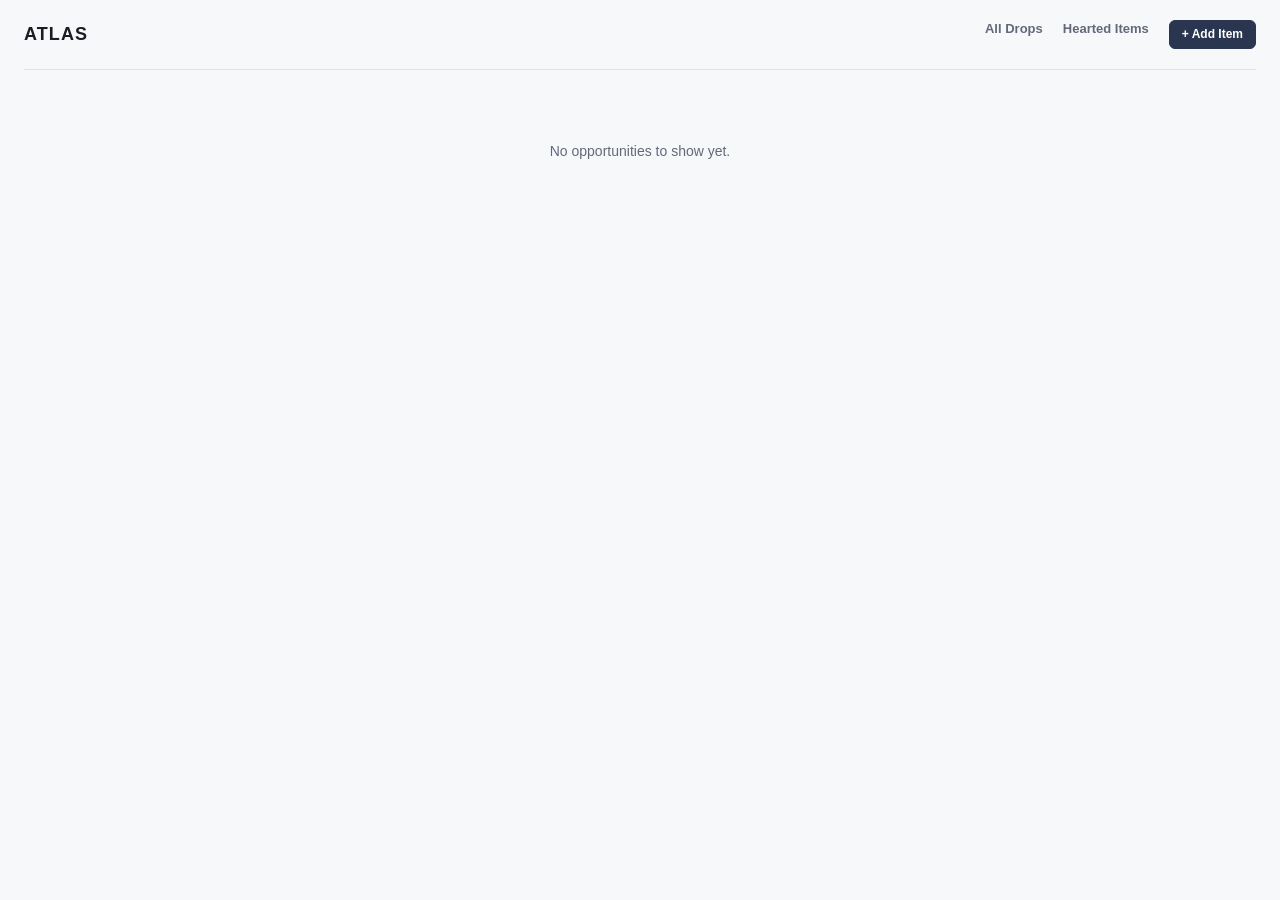
<file: dashboard/index.html>
<!DOCTYPE html>
<html lang="en">
<head>
  <meta charset="utf-8">
  <meta name="viewport" content="width=device-width, initial-scale=1">
  <title>Atlas Collector Dashboard</title>
  <link rel="stylesheet" href="styles.css">
</head>
<body>
  
  <div class="shell">
    <header class="page-header">
      <h1>ATLAS</h1>
      <nav aria-label="Primary">
        <a href="index.html">All Drops</a>
        <a href="hearted.html">Hearted Items</a>
        <button type="button" id="nav-add-item" data-action="add-item">+ Add Item</button>
      </nav>
    </header>
    <p class="empty-state">No opportunities to show yet.</p>
  </div>
  <div id="drawer" class="drawer" hidden aria-hidden="true">
    <div class="drawer-content" role="dialog" aria-modal="true">
      <button type="button" class="drawer-close" data-action="cancel-drawer" aria-label="Close">&times;</button>
      <div id="drawer-body"></div>
    </div>
  </div>
  <template id="manual-item-form-template">
    <form id="manual-item-form" class="drawer-form" aria-label="Add manual item">
      <h2>Add manual item</h2>
      <label for="mi-product-name">Product name</label>
      <input id="mi-product-name" name="product_name" type="text" required>

      <label for="mi-image-url">Product image URL</label>
      <input id="mi-image-url" name="image_url" type="url" placeholder="https://...">

      <label for="mi-product-link">Product link</label>
      <input id="mi-product-link" name="product_link" type="url" placeholder="https://...">

      <label for="mi-ebay-link">eBay sold link</label>
      <input id="mi-ebay-link" name="ebay_sold_link" type="url" placeholder="https://...">

      <label for="mi-msrp">MSRP</label>
      <input id="mi-msrp" name="msrp" type="number" step="0.01" min="0">

      <label for="mi-last-sold">Last sold price</label>
      <input id="mi-last-sold" name="last_sold_price" type="number" step="0.01" min="0">

      <label for="mi-market-strength">Market strength</label>
      <select id="mi-market-strength" name="market_strength">
        <option value="UNKNOWN">Unknown</option>
        <option value="STRONG">Strong</option>
        <option value="MEDIUM">Medium</option>
        <option value="WEAK">Weak</option>
      </select>

      <label for="mi-category">Category</label>
      <input id="mi-category" name="category" type="text">

      <label for="mi-priority">Priority</label>
      <select id="mi-priority" name="priority">
        <option value="">None</option>
        <option value="high">High</option>
        <option value="medium">Medium</option>
        <option value="low">Low</option>
      </select>

      <label for="mi-target-price">Target price</label>
      <input id="mi-target-price" name="target_price" type="number" step="0.01" min="0">

      <label for="mi-quantity">Quantity</label>
      <input id="mi-quantity" name="quantity" type="number" step="1" min="0">

      <label for="mi-tags">Tags (comma separated)</label>
      <input id="mi-tags" name="tags" type="text">

      <label for="mi-notes">My Notes</label>
      <textarea id="mi-notes" name="notes" rows="3"></textarea>

      <div class="form-actions">
        <button type="submit">Save item</button>
        <button type="button" data-action="cancel-drawer">Cancel</button>
      </div>
    </form></template>
  <script src="app.js"></script>
</body>
</html>
</file>
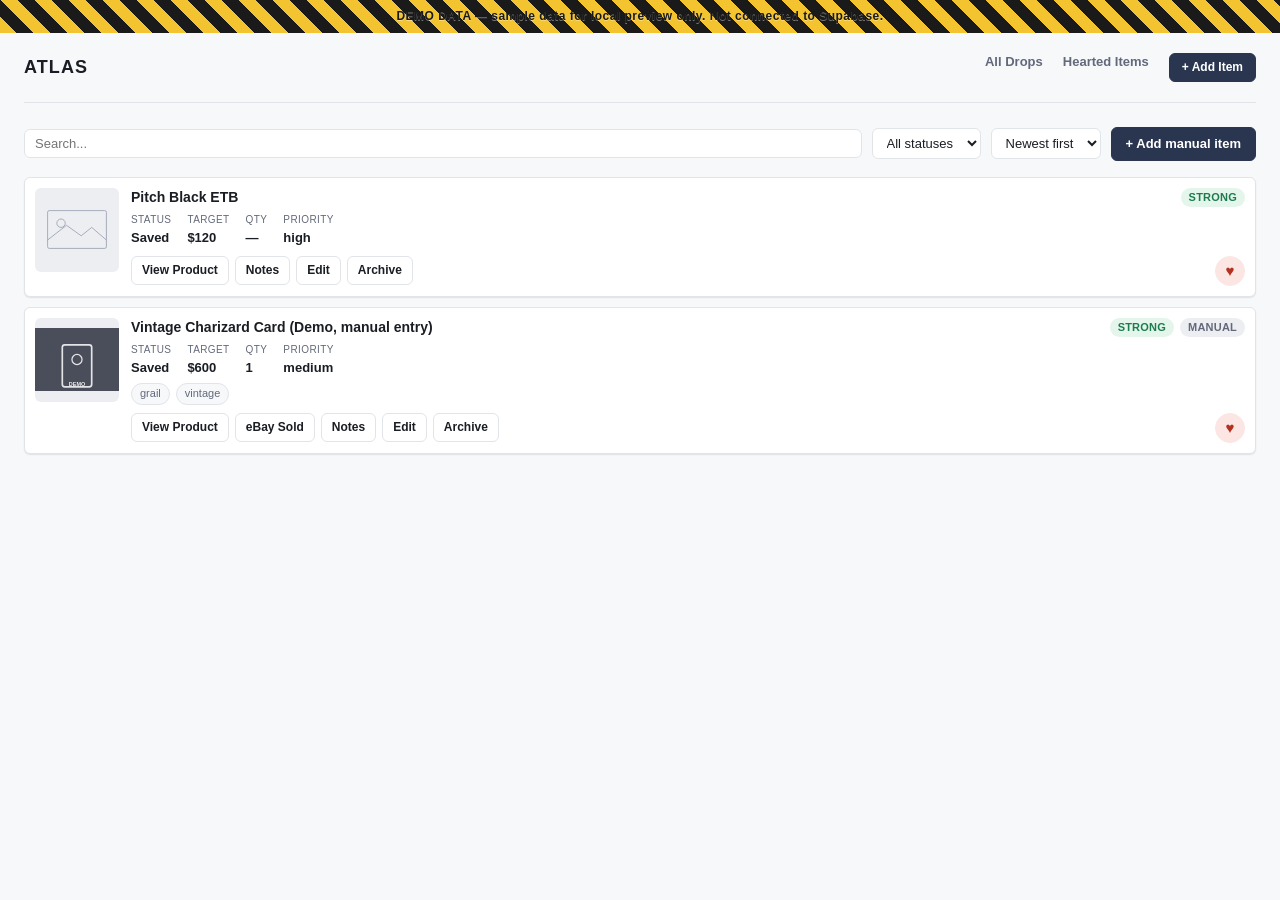
<file: dashboard/demo-hearted.html>
<!DOCTYPE html>
<html lang="en">
<head>
  <meta charset="utf-8">
  <meta name="viewport" content="width=device-width, initial-scale=1">
  <title>Hearted Items (Demo)</title>
  <link rel="stylesheet" href="styles.css">
</head>
<body>
  <div class="demo-banner" role="status">DEMO DATA — sample data for local preview only. Not connected to Supabase.</div>
  <div class="shell">
    <header class="page-header">
      <h1>ATLAS</h1>
      <nav aria-label="Primary">
        <a href="demo-index.html">All Drops</a>
        <a href="demo-hearted.html">Hearted Items</a>
        <button type="button" id="nav-add-item" data-action="add-item">+ Add Item</button>
      </nav>
    </header>
    
    <div class="hearted-controls">
      <label for="hi-search" class="sr-only">Search hearted items</label>
      <input id="hi-search" type="search" placeholder="Search...">

      <label for="hi-filter-status" class="sr-only">Filter by status</label>
      <select id="hi-filter-status">
        <option value="">All statuses</option>
        <option value="SAVED">Saved</option>
        <option value="APPROVED">Approved</option>
        <option value="DENIED">Denied</option>
        <option value="PURCHASED">Purchased</option>
        <option value="SOLD">Sold</option>
        <option value="ARCHIVED">Archived</option>
      </select>

      <label for="hi-sort" class="sr-only">Sort</label>
      <select id="hi-sort">
        <option value="hearted_at_desc">Newest first</option>
        <option value="hearted_at_asc">Oldest first</option>
        <option value="priority">Priority</option>
        <option value="name">Name</option>
      </select>

      <button type="button" id="hi-add-manual">+ Add manual item</button>
    </div><section class="hearted-list" aria-label="Hearted items">
    <article class="hearted-row" data-hearted-item-id="demo-hearted-1"
              data-status="SAVED" data-priority="high"
              data-category="" data-archived="false"
              data-is-manual="false"
              data-product-name="pitch black etb" data-hearted-at="2026-07-27T21:05:20.940464+00:00">
      <div class="hearted-row-image">
        <img src="assets/placeholder.svg" alt="No product image available" loading="lazy"
             class="placeholder">
      </div>
      <div class="hearted-row-body">
        <div class="hearted-row-header">
          <h3>Pitch Black ETB</h3>
          <div class="card-badges"><span class="badge badge--strong" role="status" aria-label="Market strength: Strong">STRONG</span></div>
        </div>
        <div class="hearted-row-stats">
          <span class="stat"><span class="stat-label">Status</span><span class="stat-value">Saved</span></span>
          <span class="stat"><span class="stat-label">Target</span><span class="stat-value">$120</span></span>
          <span class="stat"><span class="stat-label">Qty</span><span class="stat-value">—</span></span>
          <span class="stat"><span class="stat-label">Priority</span><span class="stat-value">high</span></span>
        </div>
        
        <div class="card-actions">
          <a class="action-link" href="https://example.com/demo/pitch-black-etb" target="_blank" rel="noopener noreferrer">View Product</a>
          <button type="button" class="action-btn" data-action="notes" data-hearted-item-id="demo-hearted-1">Notes</button>
          <button type="button" class="action-btn" data-action="edit-hearted" data-hearted-item-id="demo-hearted-1">Edit</button>
          <button type="button" class="action-btn" data-action="archive-hearted" data-hearted-item-id="demo-hearted-1">
            Archive
          </button>
          <button type="button" class="heart-btn heart-btn--hearted" data-action="unheart"
                  data-hearted-item-id="demo-hearted-1" aria-pressed="true"
                  aria-label="Remove from Hearted Items"><span aria-hidden="true">&#9829;</span></button>
        </div>
      </div>
    </article>
    <article class="hearted-row" data-hearted-item-id="demo-hearted-2"
              data-status="SAVED" data-priority="medium"
              data-category="Trading Card" data-archived="false"
              data-is-manual="true"
              data-product-name="vintage charizard card (demo, manual entry)" data-hearted-at="2026-07-27T02:05:20.940470+00:00">
      <div class="hearted-row-image">
        <img src="assets/demo/manual-entry.svg" alt="Vintage Charizard Card (Demo, manual entry)" loading="lazy"
             class="">
      </div>
      <div class="hearted-row-body">
        <div class="hearted-row-header">
          <h3>Vintage Charizard Card (Demo, manual entry)</h3>
          <div class="card-badges"><span class="badge badge--strong" role="status" aria-label="Market strength: Strong">STRONG</span><span class="badge badge--manual" role="status">Manual</span></div>
        </div>
        <div class="hearted-row-stats">
          <span class="stat"><span class="stat-label">Status</span><span class="stat-value">Saved</span></span>
          <span class="stat"><span class="stat-label">Target</span><span class="stat-value">$600</span></span>
          <span class="stat"><span class="stat-label">Qty</span><span class="stat-value">1</span></span>
          <span class="stat"><span class="stat-label">Priority</span><span class="stat-value">medium</span></span>
        </div>
        <ul class="demand-tags" aria-label="Tags"><li class="tag">grail</li><li class="tag">vintage</li></ul>
        <div class="card-actions">
          <a class="action-link" href="https://example.com/demo/vintage-charizard" target="_blank" rel="noopener noreferrer">View Product</a><a class="action-link" href="https://example.com/demo/ebay-sold/vintage-charizard" target="_blank" rel="noopener noreferrer">eBay Sold</a>
          <button type="button" class="action-btn" data-action="notes" data-hearted-item-id="demo-hearted-2">Notes</button>
          <button type="button" class="action-btn" data-action="edit-hearted" data-hearted-item-id="demo-hearted-2">Edit</button>
          <button type="button" class="action-btn" data-action="archive-hearted" data-hearted-item-id="demo-hearted-2">
            Archive
          </button>
          <button type="button" class="heart-btn heart-btn--hearted" data-action="unheart"
                  data-hearted-item-id="demo-hearted-2" aria-pressed="true"
                  aria-label="Remove from Hearted Items"><span aria-hidden="true">&#9829;</span></button>
        </div>
      </div>
    </article></section>
  </div>
  <div id="drawer" class="drawer" hidden aria-hidden="true">
    <div class="drawer-content" role="dialog" aria-modal="true">
      <button type="button" class="drawer-close" data-action="cancel-drawer" aria-label="Close">&times;</button>
      <div id="drawer-body"></div>
    </div>
  </div>
  <template id="manual-item-form-template">
    <form id="manual-item-form" class="drawer-form" aria-label="Add manual item">
      <h2>Add manual item</h2>
      <label for="mi-product-name">Product name</label>
      <input id="mi-product-name" name="product_name" type="text" required>

      <label for="mi-image-url">Product image URL</label>
      <input id="mi-image-url" name="image_url" type="url" placeholder="https://...">

      <label for="mi-product-link">Product link</label>
      <input id="mi-product-link" name="product_link" type="url" placeholder="https://...">

      <label for="mi-ebay-link">eBay sold link</label>
      <input id="mi-ebay-link" name="ebay_sold_link" type="url" placeholder="https://...">

      <label for="mi-msrp">MSRP</label>
      <input id="mi-msrp" name="msrp" type="number" step="0.01" min="0">

      <label for="mi-last-sold">Last sold price</label>
      <input id="mi-last-sold" name="last_sold_price" type="number" step="0.01" min="0">

      <label for="mi-market-strength">Market strength</label>
      <select id="mi-market-strength" name="market_strength">
        <option value="UNKNOWN">Unknown</option>
        <option value="STRONG">Strong</option>
        <option value="MEDIUM">Medium</option>
        <option value="WEAK">Weak</option>
      </select>

      <label for="mi-category">Category</label>
      <input id="mi-category" name="category" type="text">

      <label for="mi-priority">Priority</label>
      <select id="mi-priority" name="priority">
        <option value="">None</option>
        <option value="high">High</option>
        <option value="medium">Medium</option>
        <option value="low">Low</option>
      </select>

      <label for="mi-target-price">Target price</label>
      <input id="mi-target-price" name="target_price" type="number" step="0.01" min="0">

      <label for="mi-quantity">Quantity</label>
      <input id="mi-quantity" name="quantity" type="number" step="1" min="0">

      <label for="mi-tags">Tags (comma separated)</label>
      <input id="mi-tags" name="tags" type="text">

      <label for="mi-notes">My Notes</label>
      <textarea id="mi-notes" name="notes" rows="3"></textarea>

      <div class="form-actions">
        <button type="submit">Save item</button>
        <button type="button" data-action="cancel-drawer">Cancel</button>
      </div>
    </form></template>
  <script src="app.js"></script>
</body>
</html>
</file>
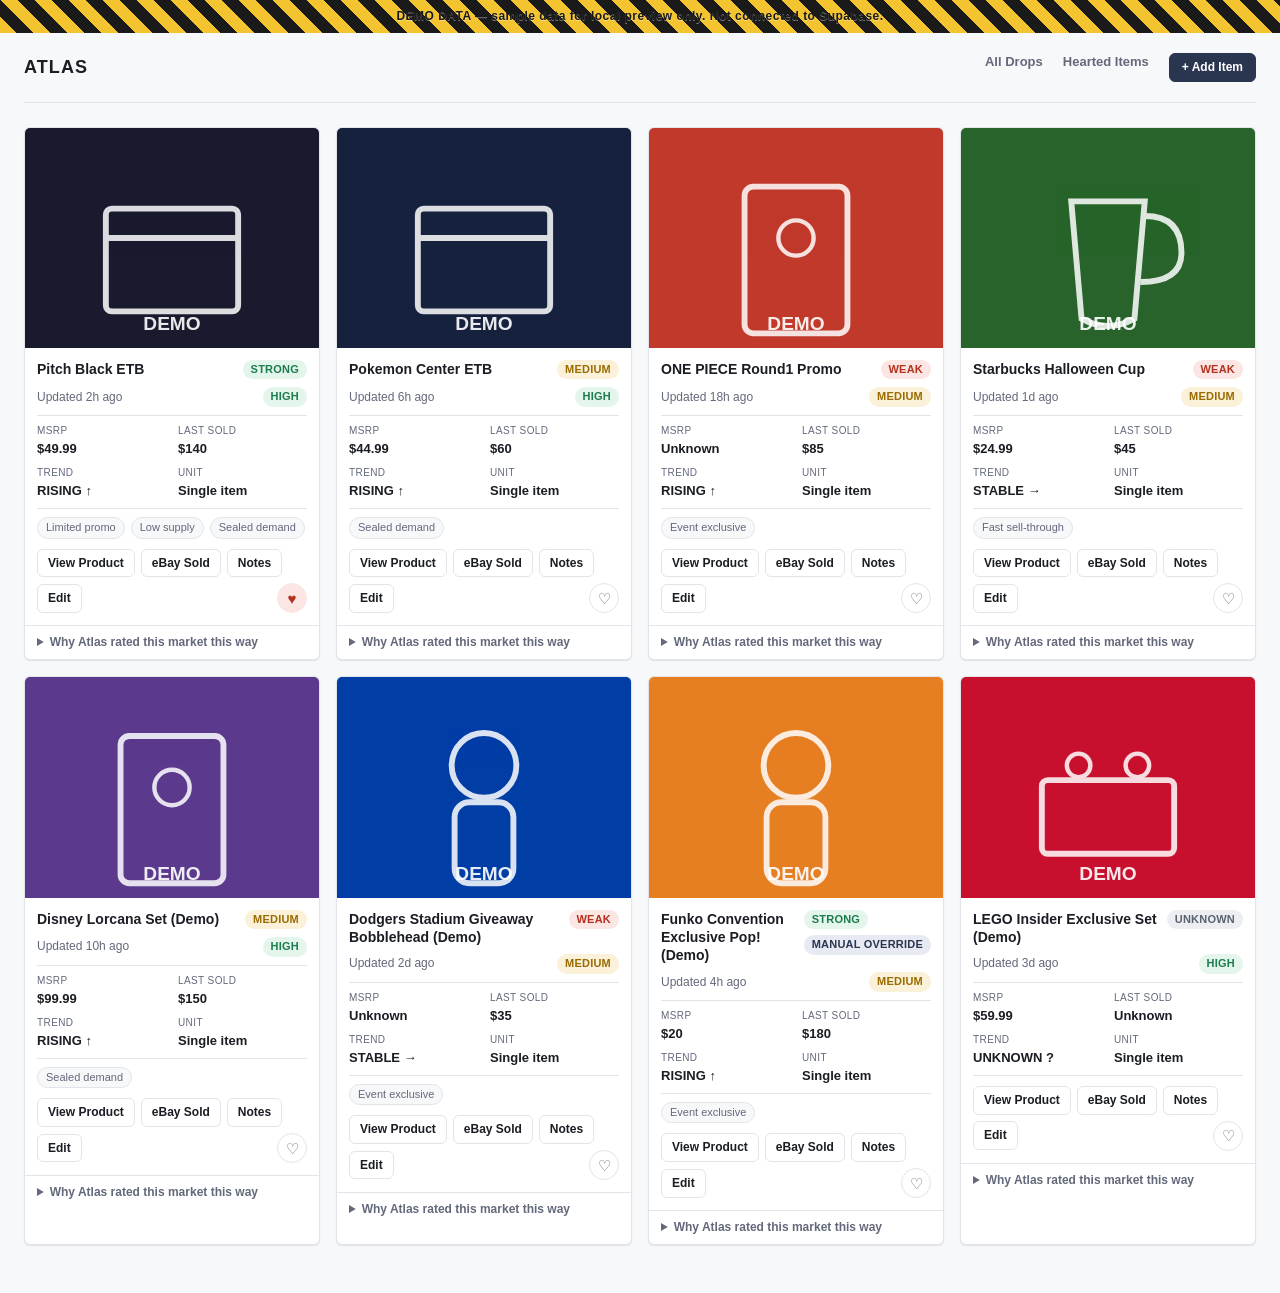
<file: dashboard/demo-index.html>
<!DOCTYPE html>
<html lang="en">
<head>
  <meta charset="utf-8">
  <meta name="viewport" content="width=device-width, initial-scale=1">
  <title>Atlas Collector Dashboard (Demo)</title>
  <link rel="stylesheet" href="styles.css">
</head>
<body>
  <div class="demo-banner" role="status">DEMO DATA — sample data for local preview only. Not connected to Supabase.</div>
  <div class="shell">
    <header class="page-header">
      <h1>ATLAS</h1>
      <nav aria-label="Primary">
        <a href="demo-index.html">All Drops</a>
        <a href="demo-hearted.html">Hearted Items</a>
        <button type="button" id="nav-add-item" data-action="add-item">+ Add Item</button>
      </nav>
    </header>
    <section class="cards-grid" aria-label="Opportunities">
    <article class="card" data-opportunity-id="demo-pitch-black-etb"
              data-atlas-values="{&quot;market_strength&quot;: &quot;STRONG&quot;, &quot;market_trend&quot;: &quot;RISING&quot;, &quot;demand_tags&quot;: [&quot;Limited promo&quot;, &quot;Low supply&quot;, &quot;Sealed demand&quot;]}" data-hearted="true">
      <div class="card-image">
        <img src="assets/demo/pitch-black-etb.svg" alt="Pitch Black ETB" loading="lazy"
             class="">
      </div>
      <div class="card-body">
        <div class="card-header">
          <h3 class="card-title">Pitch Black ETB</h3>
          <div class="card-badges" data-role="strength-badges"><span data-role="strength-badge" class="badge badge--strong" role="status" aria-label="Market strength: Strong">STRONG</span></div>
        </div>
        <div class="card-meta">
          <span class="updated-time">Updated 2h ago</span>
          <div class="card-badges"><span class="badge badge--high" role="status" aria-label="Confidence: High">HIGH</span></div>
        </div>
        <div class="card-stats">
          <div class="stat"><span class="stat-label">MSRP</span><span class="stat-value">$49.99</span></div>
          <div class="stat"><span class="stat-label">Last sold</span><span class="stat-value">$140</span></div>
          <div class="stat"><span class="stat-label">Trend</span><span class="stat-value" data-role="trend-value">RISING <span aria-hidden="true" data-role="trend-symbol">↑</span></span></div>
          <div class="stat"><span class="stat-label">Unit</span><span class="stat-value">Single item</span></div>
        </div>
        <ul class="demand-tags" aria-label="Demand tags"><li class="tag">Limited promo</li><li class="tag">Low supply</li><li class="tag">Sealed demand</li></ul>
        <div class="card-actions">
          <a class="action-link" href="https://example.com/demo/pitch-black-etb" target="_blank" rel="noopener noreferrer">View Product</a><a class="action-link" href="https://example.com/demo/ebay-sold/pitch-black-etb" target="_blank" rel="noopener noreferrer">eBay Sold</a>
          <button type="button" class="action-btn" data-action="notes" data-opportunity-id="demo-pitch-black-etb">Notes</button>
          <button type="button" class="action-btn" data-action="edit" data-opportunity-id="demo-pitch-black-etb">Edit</button>
          <button type="button" class="heart-btn heart-btn--hearted" data-action="toggle-heart" data-opportunity-id="demo-pitch-black-etb" aria-pressed="true" aria-label="Remove from Hearted Items"><span aria-hidden="true">♥</span></button>
        </div>
      </div>
      <details class="card-details">
        <summary>Why Atlas rated this market this way</summary>
        <div class="details-body">
          <ul class="why-bullets"><li>Official licensed release</li><li>Recognized franchise (Pokemon TCG) - weighted modestly, not treated as strong evidence alone</li><li>Retail-to-resale spread ratio 2.8x (observed)</li><li>Rapid sellout observed (under 10 minutes)</li><li>Surging demand</li><li>Limited quantity</li></ul>
          <h4>Risks</h4><ul class="risk-bullets"><li>Purchase limit of 1 restricts acquiring multiple units</li></ul>
        </div>
      </details>
    </article>
    <article class="card" data-opportunity-id="demo-pokemon-center-etb"
              data-atlas-values="{&quot;market_strength&quot;: &quot;MEDIUM&quot;, &quot;market_trend&quot;: &quot;RISING&quot;, &quot;demand_tags&quot;: [&quot;Sealed demand&quot;]}" data-hearted="false">
      <div class="card-image">
        <img src="assets/demo/pokemon-center-etb.svg" alt="Pokemon Center ETB" loading="lazy"
             class="">
      </div>
      <div class="card-body">
        <div class="card-header">
          <h3 class="card-title">Pokemon Center ETB</h3>
          <div class="card-badges" data-role="strength-badges"><span data-role="strength-badge" class="badge badge--medium" role="status" aria-label="Market strength: Medium">MEDIUM</span></div>
        </div>
        <div class="card-meta">
          <span class="updated-time">Updated 6h ago</span>
          <div class="card-badges"><span class="badge badge--high" role="status" aria-label="Confidence: High">HIGH</span></div>
        </div>
        <div class="card-stats">
          <div class="stat"><span class="stat-label">MSRP</span><span class="stat-value">$44.99</span></div>
          <div class="stat"><span class="stat-label">Last sold</span><span class="stat-value">$60</span></div>
          <div class="stat"><span class="stat-label">Trend</span><span class="stat-value" data-role="trend-value">RISING <span aria-hidden="true" data-role="trend-symbol">↑</span></span></div>
          <div class="stat"><span class="stat-label">Unit</span><span class="stat-value">Single item</span></div>
        </div>
        <ul class="demand-tags" aria-label="Demand tags"><li class="tag">Sealed demand</li></ul>
        <div class="card-actions">
          <a class="action-link" href="https://example.com/demo/pokemon-center-etb" target="_blank" rel="noopener noreferrer">View Product</a><a class="action-link" href="https://example.com/demo/ebay-sold/pokemon-center-etb" target="_blank" rel="noopener noreferrer">eBay Sold</a>
          <button type="button" class="action-btn" data-action="notes" data-opportunity-id="demo-pokemon-center-etb">Notes</button>
          <button type="button" class="action-btn" data-action="edit" data-opportunity-id="demo-pokemon-center-etb">Edit</button>
          <button type="button" class="heart-btn heart-btn--not-hearted" data-action="toggle-heart" data-opportunity-id="demo-pokemon-center-etb" aria-pressed="false" aria-label="Save to Hearted Items"><span aria-hidden="true">♡</span></button>
        </div>
      </div>
      <details class="card-details">
        <summary>Why Atlas rated this market this way</summary>
        <div class="details-body">
          <ul class="why-bullets"><li>Recognized franchise (Pokemon TCG) - weighted modestly, not treated as strong evidence alone</li><li>Retail-to-resale spread ratio 1.3x (observed)</li><li>Rising demand</li><li>Sealed product</li><li>Stated quantity known (1500)</li><li>Stated production quantity: 1500</li></ul>
          <h4>Risks</h4><ul class="risk-bullets"><li>No release date or status known</li></ul>
        </div>
      </details>
    </article>
    <article class="card" data-opportunity-id="demo-one-piece-round1-promo"
              data-atlas-values="{&quot;market_strength&quot;: &quot;WEAK&quot;, &quot;market_trend&quot;: &quot;RISING&quot;, &quot;demand_tags&quot;: [&quot;Event exclusive&quot;]}" data-hearted="false">
      <div class="card-image">
        <img src="assets/demo/one-piece-round1-promo.svg" alt="ONE PIECE Round1 Promo" loading="lazy"
             class="">
      </div>
      <div class="card-body">
        <div class="card-header">
          <h3 class="card-title">ONE PIECE Round1 Promo</h3>
          <div class="card-badges" data-role="strength-badges"><span data-role="strength-badge" class="badge badge--weak" role="status" aria-label="Market strength: Weak">WEAK</span></div>
        </div>
        <div class="card-meta">
          <span class="updated-time">Updated 18h ago</span>
          <div class="card-badges"><span class="badge badge--medium" role="status" aria-label="Confidence: Medium">MEDIUM</span></div>
        </div>
        <div class="card-stats">
          <div class="stat"><span class="stat-label">MSRP</span><span class="stat-value">Unknown</span></div>
          <div class="stat"><span class="stat-label">Last sold</span><span class="stat-value">$85</span></div>
          <div class="stat"><span class="stat-label">Trend</span><span class="stat-value" data-role="trend-value">RISING <span aria-hidden="true" data-role="trend-symbol">↑</span></span></div>
          <div class="stat"><span class="stat-label">Unit</span><span class="stat-value">Single item</span></div>
        </div>
        <ul class="demand-tags" aria-label="Demand tags"><li class="tag">Event exclusive</li></ul>
        <div class="card-actions">
          <a class="action-link" href="https://example.com/demo/one-piece-round1-promo" target="_blank" rel="noopener noreferrer">View Product</a><a class="action-link" href="https://example.com/demo/ebay-sold/one-piece-round1-promo" target="_blank" rel="noopener noreferrer">eBay Sold</a>
          <button type="button" class="action-btn" data-action="notes" data-opportunity-id="demo-one-piece-round1-promo">Notes</button>
          <button type="button" class="action-btn" data-action="edit" data-opportunity-id="demo-one-piece-round1-promo">Edit</button>
          <button type="button" class="heart-btn heart-btn--not-hearted" data-action="toggle-heart" data-opportunity-id="demo-one-piece-round1-promo" aria-pressed="false" aria-label="Save to Hearted Items"><span aria-hidden="true">♡</span></button>
        </div>
      </div>
      <details class="card-details">
        <summary>Why Atlas rated this market this way</summary>
        <div class="details-body">
          <ul class="why-bullets"><li>Difficult-to-recreate acquisition story (event/convention/tournament exclusive)</li><li>Recognized franchise (One Piece) - weighted modestly, not treated as strong evidence alone</li><li>Rising demand</li><li>Difficult acquisition adds flip premium</li><li>Event/tournament exclusivity</li><li>Event-exclusive distribution</li></ul>
          <h4>Risks</h4><ul class="risk-bullets"><li>Redemption uncertainty</li><li>Source type: COMMUNITY</li><li>No release date or status known</li></ul>
        </div>
      </details>
    </article>
    <article class="card" data-opportunity-id="demo-starbucks-halloween-cup"
              data-atlas-values="{&quot;market_strength&quot;: &quot;WEAK&quot;, &quot;market_trend&quot;: &quot;STABLE&quot;, &quot;demand_tags&quot;: [&quot;Fast sell-through&quot;]}" data-hearted="false">
      <div class="card-image">
        <img src="assets/demo/starbucks-halloween-cup.svg" alt="Starbucks Halloween Cup" loading="lazy"
             class="">
      </div>
      <div class="card-body">
        <div class="card-header">
          <h3 class="card-title">Starbucks Halloween Cup</h3>
          <div class="card-badges" data-role="strength-badges"><span data-role="strength-badge" class="badge badge--weak" role="status" aria-label="Market strength: Weak">WEAK</span></div>
        </div>
        <div class="card-meta">
          <span class="updated-time">Updated 1d ago</span>
          <div class="card-badges"><span class="badge badge--medium" role="status" aria-label="Confidence: Medium">MEDIUM</span></div>
        </div>
        <div class="card-stats">
          <div class="stat"><span class="stat-label">MSRP</span><span class="stat-value">$24.99</span></div>
          <div class="stat"><span class="stat-label">Last sold</span><span class="stat-value">$45</span></div>
          <div class="stat"><span class="stat-label">Trend</span><span class="stat-value" data-role="trend-value">STABLE <span aria-hidden="true" data-role="trend-symbol">→</span></span></div>
          <div class="stat"><span class="stat-label">Unit</span><span class="stat-value">Single item</span></div>
        </div>
        <ul class="demand-tags" aria-label="Demand tags"><li class="tag">Fast sell-through</li></ul>
        <div class="card-actions">
          <a class="action-link" href="https://example.com/demo/starbucks-halloween-cup" target="_blank" rel="noopener noreferrer">View Product</a><a class="action-link" href="https://example.com/demo/ebay-sold/starbucks-halloween-cup" target="_blank" rel="noopener noreferrer">eBay Sold</a>
          <button type="button" class="action-btn" data-action="notes" data-opportunity-id="demo-starbucks-halloween-cup">Notes</button>
          <button type="button" class="action-btn" data-action="edit" data-opportunity-id="demo-starbucks-halloween-cup">Edit</button>
          <button type="button" class="heart-btn heart-btn--not-hearted" data-action="toggle-heart" data-opportunity-id="demo-starbucks-halloween-cup" aria-pressed="false" aria-label="Save to Hearted Items"><span aria-hidden="true">♡</span></button>
        </div>
      </div>
      <details class="card-details">
        <summary>Why Atlas rated this market this way</summary>
        <div class="details-body">
          <ul class="why-bullets"><li>Retail-to-resale spread ratio 1.8x (observed)</li><li>Rapid sellout observed (same day)</li><li>Observed sold listings: 60</li><li>Rapid sellout (same day)</li><li>Rapid sellout suggests release-day attention</li><li>Partial product identity</li></ul>
          <h4>Risks</h4><ul class="risk-bullets"><li>Unclear item identity beyond brand name</li><li>No differentiation from a normal mass-produced product</li><li>Incomplete product identity beyond brand</li><li>Source type: SOCIAL</li><li>No release date or status known</li></ul>
        </div>
      </details>
    </article>
    <article class="card" data-opportunity-id="demo-disney-lorcana-set"
              data-atlas-values="{&quot;market_strength&quot;: &quot;MEDIUM&quot;, &quot;market_trend&quot;: &quot;RISING&quot;, &quot;demand_tags&quot;: [&quot;Sealed demand&quot;]}" data-hearted="false">
      <div class="card-image">
        <img src="assets/demo/disney-lorcana-set.svg" alt="Disney Lorcana Set" loading="lazy"
             class="">
      </div>
      <div class="card-body">
        <div class="card-header">
          <h3 class="card-title">Disney Lorcana Set (Demo)</h3>
          <div class="card-badges" data-role="strength-badges"><span data-role="strength-badge" class="badge badge--medium" role="status" aria-label="Market strength: Medium">MEDIUM</span></div>
        </div>
        <div class="card-meta">
          <span class="updated-time">Updated 10h ago</span>
          <div class="card-badges"><span class="badge badge--high" role="status" aria-label="Confidence: High">HIGH</span></div>
        </div>
        <div class="card-stats">
          <div class="stat"><span class="stat-label">MSRP</span><span class="stat-value">$99.99</span></div>
          <div class="stat"><span class="stat-label">Last sold</span><span class="stat-value">$150</span></div>
          <div class="stat"><span class="stat-label">Trend</span><span class="stat-value" data-role="trend-value">RISING <span aria-hidden="true" data-role="trend-symbol">↑</span></span></div>
          <div class="stat"><span class="stat-label">Unit</span><span class="stat-value">Single item</span></div>
        </div>
        <ul class="demand-tags" aria-label="Demand tags"><li class="tag">Sealed demand</li></ul>
        <div class="card-actions">
          <a class="action-link" href="https://example.com/demo/disney-lorcana-set" target="_blank" rel="noopener noreferrer">View Product</a><a class="action-link" href="https://example.com/demo/ebay-sold/disney-lorcana-set" target="_blank" rel="noopener noreferrer">eBay Sold</a>
          <button type="button" class="action-btn" data-action="notes" data-opportunity-id="demo-disney-lorcana-set">Notes</button>
          <button type="button" class="action-btn" data-action="edit" data-opportunity-id="demo-disney-lorcana-set">Edit</button>
          <button type="button" class="heart-btn heart-btn--not-hearted" data-action="toggle-heart" data-opportunity-id="demo-disney-lorcana-set" aria-pressed="false" aria-label="Save to Hearted Items"><span aria-hidden="true">♡</span></button>
        </div>
      </div>
      <details class="card-details">
        <summary>Why Atlas rated this market this way</summary>
        <div class="details-body">
          <ul class="why-bullets"><li>Recognized franchise (Lorcana) - weighted modestly, not treated as strong evidence alone</li><li>Retail-to-resale spread ratio 1.5x (observed)</li><li>Rising demand</li><li>Sealed product</li><li>Low stated quantity (800)</li><li>Stated production quantity: 800</li></ul>
          <h4>Risks</h4><ul class="risk-bullets"><li>No release date or status known</li></ul>
        </div>
      </details>
    </article>
    <article class="card" data-opportunity-id="demo-dodgers-giveaway"
              data-atlas-values="{&quot;market_strength&quot;: &quot;WEAK&quot;, &quot;market_trend&quot;: &quot;STABLE&quot;, &quot;demand_tags&quot;: [&quot;Event exclusive&quot;]}" data-hearted="false">
      <div class="card-image">
        <img src="assets/demo/dodgers-giveaway.svg" alt="Dodgers Stadium Giveaway Bobblehead" loading="lazy"
             class="">
      </div>
      <div class="card-body">
        <div class="card-header">
          <h3 class="card-title">Dodgers Stadium Giveaway Bobblehead (Demo)</h3>
          <div class="card-badges" data-role="strength-badges"><span data-role="strength-badge" class="badge badge--weak" role="status" aria-label="Market strength: Weak">WEAK</span></div>
        </div>
        <div class="card-meta">
          <span class="updated-time">Updated 2d ago</span>
          <div class="card-badges"><span class="badge badge--medium" role="status" aria-label="Confidence: Medium">MEDIUM</span></div>
        </div>
        <div class="card-stats">
          <div class="stat"><span class="stat-label">MSRP</span><span class="stat-value">Unknown</span></div>
          <div class="stat"><span class="stat-label">Last sold</span><span class="stat-value">$35</span></div>
          <div class="stat"><span class="stat-label">Trend</span><span class="stat-value" data-role="trend-value">STABLE <span aria-hidden="true" data-role="trend-symbol">→</span></span></div>
          <div class="stat"><span class="stat-label">Unit</span><span class="stat-value">Single item</span></div>
        </div>
        <ul class="demand-tags" aria-label="Demand tags"><li class="tag">Event exclusive</li></ul>
        <div class="card-actions">
          <a class="action-link" href="https://example.com/demo/dodgers-giveaway" target="_blank" rel="noopener noreferrer">View Product</a><a class="action-link" href="https://example.com/demo/ebay-sold/dodgers-giveaway" target="_blank" rel="noopener noreferrer">eBay Sold</a>
          <button type="button" class="action-btn" data-action="notes" data-opportunity-id="demo-dodgers-giveaway">Notes</button>
          <button type="button" class="action-btn" data-action="edit" data-opportunity-id="demo-dodgers-giveaway">Edit</button>
          <button type="button" class="heart-btn heart-btn--not-hearted" data-action="toggle-heart" data-opportunity-id="demo-dodgers-giveaway" aria-pressed="false" aria-label="Save to Hearted Items"><span aria-hidden="true">♡</span></button>
        </div>
      </div>
      <details class="card-details">
        <summary>Why Atlas rated this market this way</summary>
        <div class="details-body">
          <ul class="why-bullets"><li>Difficult-to-recreate acquisition story (event/convention/tournament exclusive)</li><li>Recognized franchise (Dodgers) - weighted modestly, not treated as strong evidence alone</li><li>Difficult acquisition adds flip premium</li><li>Stated quantity known (40000)</li><li>Event/tournament exclusivity</li><li>Stated production quantity: 40000</li></ul>
          <h4>Risks</h4><ul class="risk-bullets"><li>Redemption uncertainty</li><li>No release date or status known</li></ul>
        </div>
      </details>
    </article>
    <article class="card" data-opportunity-id="demo-funko-convention-exclusive"
              data-atlas-values="{&quot;market_strength&quot;: &quot;WEAK&quot;, &quot;market_trend&quot;: &quot;RISING&quot;, &quot;demand_tags&quot;: [&quot;Event exclusive&quot;]}" data-hearted="false">
      <div class="card-image">
        <img src="assets/demo/funko-convention-exclusive.svg" alt="Funko Convention Exclusive Pop!" loading="lazy"
             class="">
      </div>
      <div class="card-body">
        <div class="card-header">
          <h3 class="card-title">Funko Convention Exclusive Pop! (Demo)</h3>
          <div class="card-badges" data-role="strength-badges"><span data-role="strength-badge" class="badge badge--strong" role="status" aria-label="Market strength: Strong">STRONG</span><span class="badge badge--override" role="status">Manual override</span></div>
        </div>
        <div class="card-meta">
          <span class="updated-time">Updated 4h ago</span>
          <div class="card-badges"><span class="badge badge--medium" role="status" aria-label="Confidence: Medium">MEDIUM</span></div>
        </div>
        <div class="card-stats">
          <div class="stat"><span class="stat-label">MSRP</span><span class="stat-value">$20</span></div>
          <div class="stat"><span class="stat-label">Last sold</span><span class="stat-value">$180</span></div>
          <div class="stat"><span class="stat-label">Trend</span><span class="stat-value" data-role="trend-value">RISING <span aria-hidden="true" data-role="trend-symbol">↑</span></span></div>
          <div class="stat"><span class="stat-label">Unit</span><span class="stat-value">Single item</span></div>
        </div>
        <ul class="demand-tags" aria-label="Demand tags"><li class="tag">Event exclusive</li></ul>
        <div class="card-actions">
          <a class="action-link" href="https://example.com/demo/funko-convention-exclusive" target="_blank" rel="noopener noreferrer">View Product</a><a class="action-link" href="https://example.com/demo/ebay-sold/funko-convention-exclusive" target="_blank" rel="noopener noreferrer">eBay Sold</a>
          <button type="button" class="action-btn" data-action="notes" data-opportunity-id="demo-funko-convention-exclusive">Notes</button>
          <button type="button" class="action-btn" data-action="edit" data-opportunity-id="demo-funko-convention-exclusive">Edit</button>
          <button type="button" class="heart-btn heart-btn--not-hearted" data-action="toggle-heart" data-opportunity-id="demo-funko-convention-exclusive" aria-pressed="false" aria-label="Save to Hearted Items"><span aria-hidden="true">♡</span></button>
        </div>
      </div>
      <details class="card-details">
        <summary>Why Atlas rated this market this way</summary>
        <div class="details-body">
          <ul class="why-bullets"><li>Difficult-to-recreate acquisition story (event/convention/tournament exclusive)</li><li>Retail-to-resale spread ratio 9.0x (observed)</li><li>Rising demand</li><li>Stated quantity known (1800)</li><li>Stated production quantity: 1800</li><li>Convention-exclusive distribution</li></ul>
          <h4>Risks</h4><ul class="risk-bullets"><li>Unclear item identity beyond brand name</li><li>Restricted availability adds acquisition complexity</li><li>Incomplete product identity beyond brand</li><li>No release date or status known</li></ul>
        </div>
      </details>
    </article>
    <article class="card" data-opportunity-id="demo-lego-insider-set"
              data-atlas-values="{&quot;market_strength&quot;: &quot;UNKNOWN&quot;, &quot;market_trend&quot;: &quot;UNKNOWN&quot;, &quot;demand_tags&quot;: []}" data-hearted="false">
      <div class="card-image">
        <img src="assets/demo/lego-insider-set.svg" alt="LEGO Insider Exclusive Set" loading="lazy"
             class="">
      </div>
      <div class="card-body">
        <div class="card-header">
          <h3 class="card-title">LEGO Insider Exclusive Set (Demo)</h3>
          <div class="card-badges" data-role="strength-badges"><span data-role="strength-badge" class="badge badge--unknown" role="status" aria-label="Market strength: Unknown">UNKNOWN</span></div>
        </div>
        <div class="card-meta">
          <span class="updated-time">Updated 3d ago</span>
          <div class="card-badges"><span class="badge badge--high" role="status" aria-label="Confidence: High">HIGH</span></div>
        </div>
        <div class="card-stats">
          <div class="stat"><span class="stat-label">MSRP</span><span class="stat-value">$59.99</span></div>
          <div class="stat"><span class="stat-label">Last sold</span><span class="stat-value">Unknown</span></div>
          <div class="stat"><span class="stat-label">Trend</span><span class="stat-value" data-role="trend-value">UNKNOWN <span aria-hidden="true" data-role="trend-symbol">?</span></span></div>
          <div class="stat"><span class="stat-label">Unit</span><span class="stat-value">Single item</span></div>
        </div>
        
        <div class="card-actions">
          <a class="action-link" href="https://example.com/demo/lego-insider-set" target="_blank" rel="noopener noreferrer">View Product</a><a class="action-link" href="https://example.com/demo/ebay-sold/lego-insider-set" target="_blank" rel="noopener noreferrer">eBay Sold</a>
          <button type="button" class="action-btn" data-action="notes" data-opportunity-id="demo-lego-insider-set">Notes</button>
          <button type="button" class="action-btn" data-action="edit" data-opportunity-id="demo-lego-insider-set">Edit</button>
          <button type="button" class="heart-btn heart-btn--not-hearted" data-action="toggle-heart" data-opportunity-id="demo-lego-insider-set" aria-pressed="false" aria-label="Save to Hearted Items"><span aria-hidden="true">♡</span></button>
        </div>
      </div>
      <details class="card-details">
        <summary>Why Atlas rated this market this way</summary>
        <div class="details-body">
          <ul class="why-bullets"><li>Official licensed release</li><li>Source type: OFFICIAL</li><li>Partial product identity</li><li>Buy-side price known</li></ul>
          <h4>Risks</h4><ul class="risk-bullets"><li>Unclear item identity beyond brand name</li><li>No differentiation from a normal mass-produced product</li><li>Incomplete product identity beyond brand</li></ul>
        </div>
      </details>
    </article></section>
  </div>
  <div id="drawer" class="drawer" hidden aria-hidden="true">
    <div class="drawer-content" role="dialog" aria-modal="true">
      <button type="button" class="drawer-close" data-action="cancel-drawer" aria-label="Close">&times;</button>
      <div id="drawer-body"></div>
    </div>
  </div>
  <template id="manual-item-form-template">
    <form id="manual-item-form" class="drawer-form" aria-label="Add manual item">
      <h2>Add manual item</h2>
      <label for="mi-product-name">Product name</label>
      <input id="mi-product-name" name="product_name" type="text" required>

      <label for="mi-image-url">Product image URL</label>
      <input id="mi-image-url" name="image_url" type="url" placeholder="https://...">

      <label for="mi-product-link">Product link</label>
      <input id="mi-product-link" name="product_link" type="url" placeholder="https://...">

      <label for="mi-ebay-link">eBay sold link</label>
      <input id="mi-ebay-link" name="ebay_sold_link" type="url" placeholder="https://...">

      <label for="mi-msrp">MSRP</label>
      <input id="mi-msrp" name="msrp" type="number" step="0.01" min="0">

      <label for="mi-last-sold">Last sold price</label>
      <input id="mi-last-sold" name="last_sold_price" type="number" step="0.01" min="0">

      <label for="mi-market-strength">Market strength</label>
      <select id="mi-market-strength" name="market_strength">
        <option value="UNKNOWN">Unknown</option>
        <option value="STRONG">Strong</option>
        <option value="MEDIUM">Medium</option>
        <option value="WEAK">Weak</option>
      </select>

      <label for="mi-category">Category</label>
      <input id="mi-category" name="category" type="text">

      <label for="mi-priority">Priority</label>
      <select id="mi-priority" name="priority">
        <option value="">None</option>
        <option value="high">High</option>
        <option value="medium">Medium</option>
        <option value="low">Low</option>
      </select>

      <label for="mi-target-price">Target price</label>
      <input id="mi-target-price" name="target_price" type="number" step="0.01" min="0">

      <label for="mi-quantity">Quantity</label>
      <input id="mi-quantity" name="quantity" type="number" step="1" min="0">

      <label for="mi-tags">Tags (comma separated)</label>
      <input id="mi-tags" name="tags" type="text">

      <label for="mi-notes">My Notes</label>
      <textarea id="mi-notes" name="notes" rows="3"></textarea>

      <div class="form-actions">
        <button type="submit">Save item</button>
        <button type="button" data-action="cancel-drawer">Cancel</button>
      </div>
    </form></template>
  <script src="app.js"></script>
</body>
</html>
</file>
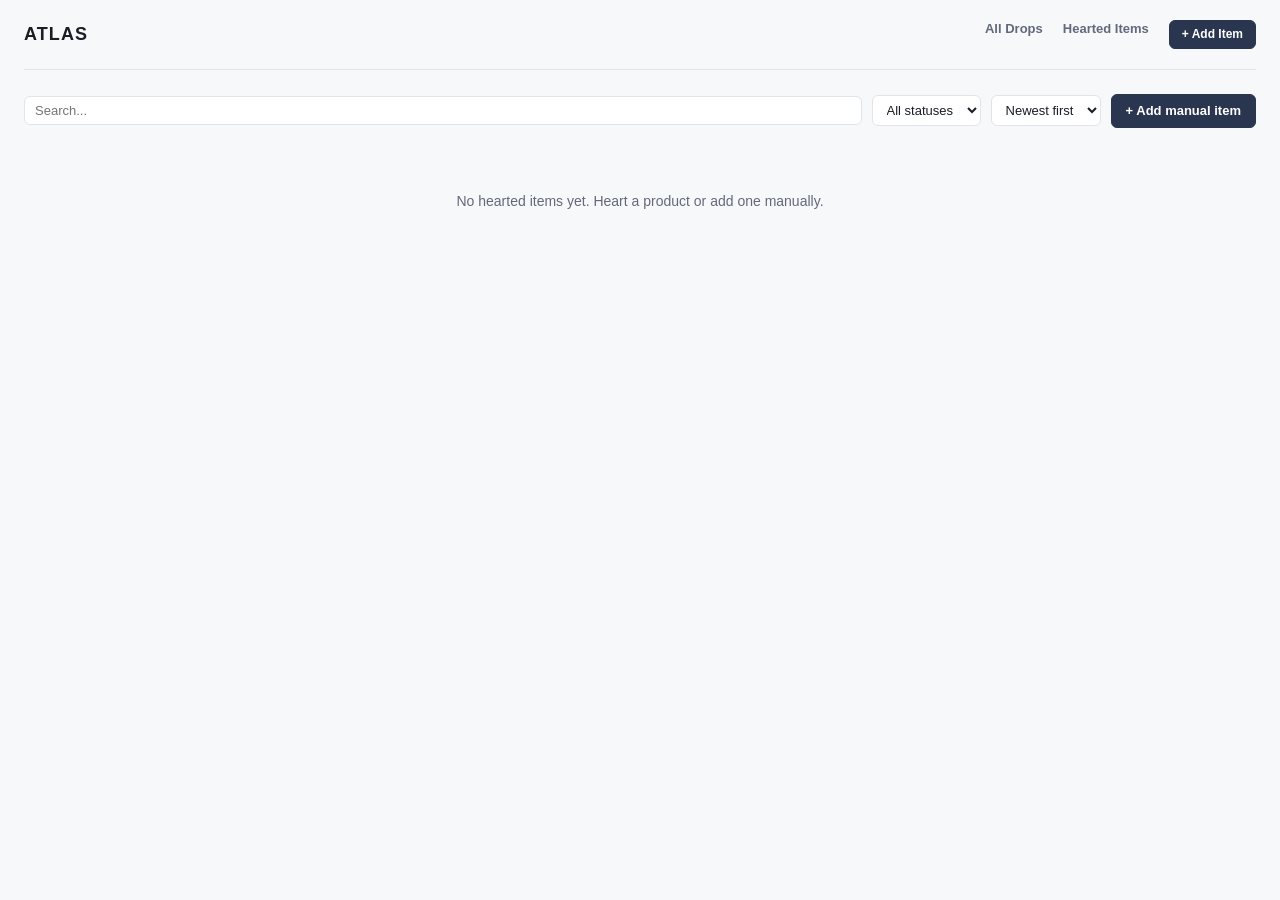
<file: dashboard/hearted.html>
<!DOCTYPE html>
<html lang="en">
<head>
  <meta charset="utf-8">
  <meta name="viewport" content="width=device-width, initial-scale=1">
  <title>Hearted Items</title>
  <link rel="stylesheet" href="styles.css">
</head>
<body>
  
  <div class="shell">
    <header class="page-header">
      <h1>ATLAS</h1>
      <nav aria-label="Primary">
        <a href="index.html">All Drops</a>
        <a href="hearted.html">Hearted Items</a>
        <button type="button" id="nav-add-item" data-action="add-item">+ Add Item</button>
      </nav>
    </header>
    
    <div class="hearted-controls">
      <label for="hi-search" class="sr-only">Search hearted items</label>
      <input id="hi-search" type="search" placeholder="Search...">

      <label for="hi-filter-status" class="sr-only">Filter by status</label>
      <select id="hi-filter-status">
        <option value="">All statuses</option>
        <option value="SAVED">Saved</option>
        <option value="APPROVED">Approved</option>
        <option value="DENIED">Denied</option>
        <option value="PURCHASED">Purchased</option>
        <option value="SOLD">Sold</option>
        <option value="ARCHIVED">Archived</option>
      </select>

      <label for="hi-sort" class="sr-only">Sort</label>
      <select id="hi-sort">
        <option value="hearted_at_desc">Newest first</option>
        <option value="hearted_at_asc">Oldest first</option>
        <option value="priority">Priority</option>
        <option value="name">Name</option>
      </select>

      <button type="button" id="hi-add-manual">+ Add manual item</button>
    </div><p class="empty-state">No hearted items yet. Heart a product or add one manually.</p>
  </div>
  <div id="drawer" class="drawer" hidden aria-hidden="true">
    <div class="drawer-content" role="dialog" aria-modal="true">
      <button type="button" class="drawer-close" data-action="cancel-drawer" aria-label="Close">&times;</button>
      <div id="drawer-body"></div>
    </div>
  </div>
  <template id="manual-item-form-template">
    <form id="manual-item-form" class="drawer-form" aria-label="Add manual item">
      <h2>Add manual item</h2>
      <label for="mi-product-name">Product name</label>
      <input id="mi-product-name" name="product_name" type="text" required>

      <label for="mi-image-url">Product image URL</label>
      <input id="mi-image-url" name="image_url" type="url" placeholder="https://...">

      <label for="mi-product-link">Product link</label>
      <input id="mi-product-link" name="product_link" type="url" placeholder="https://...">

      <label for="mi-ebay-link">eBay sold link</label>
      <input id="mi-ebay-link" name="ebay_sold_link" type="url" placeholder="https://...">

      <label for="mi-msrp">MSRP</label>
      <input id="mi-msrp" name="msrp" type="number" step="0.01" min="0">

      <label for="mi-last-sold">Last sold price</label>
      <input id="mi-last-sold" name="last_sold_price" type="number" step="0.01" min="0">

      <label for="mi-market-strength">Market strength</label>
      <select id="mi-market-strength" name="market_strength">
        <option value="UNKNOWN">Unknown</option>
        <option value="STRONG">Strong</option>
        <option value="MEDIUM">Medium</option>
        <option value="WEAK">Weak</option>
      </select>

      <label for="mi-category">Category</label>
      <input id="mi-category" name="category" type="text">

      <label for="mi-priority">Priority</label>
      <select id="mi-priority" name="priority">
        <option value="">None</option>
        <option value="high">High</option>
        <option value="medium">Medium</option>
        <option value="low">Low</option>
      </select>

      <label for="mi-target-price">Target price</label>
      <input id="mi-target-price" name="target_price" type="number" step="0.01" min="0">

      <label for="mi-quantity">Quantity</label>
      <input id="mi-quantity" name="quantity" type="number" step="1" min="0">

      <label for="mi-tags">Tags (comma separated)</label>
      <input id="mi-tags" name="tags" type="text">

      <label for="mi-notes">My Notes</label>
      <textarea id="mi-notes" name="notes" rows="3"></textarea>

      <div class="form-actions">
        <button type="submit">Save item</button>
        <button type="button" data-action="cancel-drawer">Cancel</button>
      </div>
    </form></template>
  <script src="app.js"></script>
</body>
</html>
</file>
<file: dashboard/styles.css>
/*
 * Atlas v21 - Module 8: dashboard styling.
 *
 * Desktop-first, information-dense, minimal animation. Badges carry a
 * text label (not color alone) so state is never conveyed by color
 * only - this file only adds color as reinforcement.
 */

:root {
  --color-bg: #f7f8fa;
  --color-surface: #ffffff;
  --color-border: #e1e4e9;
  --color-text: #1a1d23;
  --color-text-muted: #63697b;
  --color-accent: #2a3550;

  --color-strong: #1c7c4d;
  --color-strong-bg: #e4f5ec;
  --color-medium: #9a6b00;
  --color-medium-bg: #fbf1d9;
  --color-weak: #b3311f;
  --color-weak-bg: #fbe6e3;
  --color-unknown: #5b6270;
  --color-unknown-bg: #eceef2;

  --color-danger: #b3311f;
  --radius: 6px;
  --shadow-card: 0 1px 2px rgba(20, 22, 30, 0.06), 0 1px 1px rgba(20, 22, 30, 0.04);
}

* {
  box-sizing: border-box;
}

body {
  margin: 0;
  font-family: -apple-system, BlinkMacSystemFont, "Segoe UI", Helvetica, Arial, sans-serif;
  font-size: 14px;
  line-height: 1.4;
  color: var(--color-text);
  background: var(--color-bg);
}

.sr-only {
  position: absolute;
  width: 1px;
  height: 1px;
  padding: 0;
  margin: -1px;
  overflow: hidden;
  clip: rect(0, 0, 0, 0);
  white-space: nowrap;
  border: 0;
}

a {
  color: var(--color-accent);
}

button {
  font: inherit;
  cursor: pointer;
}

/* Consistent, visible focus state for every interactive element. */
a:focus-visible,
button:focus-visible,
input:focus-visible,
select:focus-visible,
textarea:focus-visible,
[tabindex]:focus-visible {
  outline: 2px solid var(--color-accent);
  outline-offset: 2px;
}

.demo-banner {
  background: repeating-linear-gradient(
    45deg, #f4c430, #f4c430 12px, #1a1a1a 12px, #1a1a1a 24px
  );
  color: #1a1a1a;
  text-shadow: 0 1px 0 rgba(255, 255, 255, 0.4);
  font-weight: 800;
  font-size: 12px;
  letter-spacing: 0.04em;
  text-align: center;
  padding: 8px 12px;
  position: sticky;
  top: 0;
  z-index: 50;
}

.shell {
  max-width: 1400px;
  margin: 0 auto;
  padding: 0 24px 48px;
}

.page-header {
  display: flex;
  align-items: center;
  justify-content: space-between;
  padding: 20px 0;
  border-bottom: 1px solid var(--color-border);
  margin-bottom: 24px;
}

.page-header h1 {
  font-size: 18px;
  letter-spacing: 0.06em;
  margin: 0;
}

.page-header nav {
  display: flex;
  gap: 20px;
}

.page-header nav a {
  text-decoration: none;
  color: var(--color-text-muted);
  font-weight: 600;
  font-size: 13px;
}

.page-header nav a:hover {
  color: var(--color-text);
}

#nav-add-item {
  padding: 5px 12px;
  border: 1px solid var(--color-accent);
  border-radius: var(--radius);
  background: var(--color-accent);
  color: #fff;
  font-weight: 600;
  font-size: 12px;
}

.empty-state {
  color: var(--color-text-muted);
  padding: 48px 0;
  text-align: center;
}

/* ---------------------------------------------------------------
   Badges - text label is always present; color is reinforcement.
   --------------------------------------------------------------- */

.badge {
  display: inline-block;
  padding: 2px 8px;
  border-radius: 999px;
  font-size: 11px;
  font-weight: 700;
  letter-spacing: 0.02em;
  text-transform: uppercase;
  white-space: nowrap;
}

.badge--strong { color: var(--color-strong); background: var(--color-strong-bg); }
.badge--medium { color: var(--color-medium); background: var(--color-medium-bg); }
.badge--weak { color: var(--color-weak); background: var(--color-weak-bg); }
.badge--unknown { color: var(--color-unknown); background: var(--color-unknown-bg); }
.badge--high { color: var(--color-strong); background: var(--color-strong-bg); }
.badge--low { color: var(--color-unknown); background: var(--color-unknown-bg); }

.badge--override {
  color: var(--color-accent);
  background: #e8eaf3;
}

.badge--manual {
  color: var(--color-text-muted);
  background: var(--color-unknown-bg);
}

.badge--caution {
  color: var(--color-medium);
  background: var(--color-medium-bg);
}

.card-badges {
  display: flex;
  gap: 6px;
  flex-wrap: wrap;
}

/* ---------------------------------------------------------------
   Cards grid (Opportunities page)
   --------------------------------------------------------------- */

.cards-grid {
  display: grid;
  grid-template-columns: repeat(auto-fill, minmax(280px, 1fr));
  gap: 16px;
}

.card {
  background: var(--color-surface);
  border: 1px solid var(--color-border);
  border-radius: var(--radius);
  box-shadow: var(--shadow-card);
  overflow: hidden;
  display: flex;
  flex-direction: column;
}

.card-image {
  aspect-ratio: 4 / 3;
  background: var(--color-unknown-bg);
  overflow: hidden;
}

.card-image img {
  width: 100%;
  height: 100%;
  object-fit: contain;
  display: block;
}

.card-image img.placeholder {
  object-fit: none;
  opacity: 0.5;
  margin: auto;
}

.card-body {
  padding: 12px;
  display: flex;
  flex-direction: column;
  gap: 8px;
}

.card-header {
  display: flex;
  align-items: flex-start;
  justify-content: space-between;
  gap: 8px;
}

.card-title {
  font-size: 14px;
  font-weight: 700;
  margin: 0;
  line-height: 1.3;
}

.notes-indicator {
  margin-left: 4px;
  color: var(--color-text-muted);
  font-size: 12px;
}

.card-meta {
  display: flex;
  align-items: center;
  justify-content: space-between;
}

.updated-time {
  font-size: 12px;
  color: var(--color-text-muted);
}

.card-stats {
  display: grid;
  grid-template-columns: 1fr 1fr;
  gap: 8px 12px;
  padding: 8px 0;
  border-top: 1px solid var(--color-border);
  border-bottom: 1px solid var(--color-border);
}

.stat {
  display: flex;
  flex-direction: column;
  gap: 2px;
}

.stat-label {
  font-size: 10px;
  text-transform: uppercase;
  letter-spacing: 0.04em;
  color: var(--color-text-muted);
}

.stat-value {
  font-size: 13px;
  font-weight: 600;
}

.demand-tags {
  list-style: none;
  display: flex;
  flex-wrap: wrap;
  gap: 6px;
  margin: 0;
  padding: 0;
}

.demand-tags .tag {
  font-size: 11px;
  color: var(--color-text-muted);
  background: var(--color-bg);
  border: 1px solid var(--color-border);
  border-radius: 999px;
  padding: 2px 8px;
}

.card-actions {
  display: flex;
  align-items: center;
  flex-wrap: wrap;
  gap: 6px;
  margin-top: 2px;
}

.action-link,
.action-btn {
  font-size: 12px;
  font-weight: 600;
  padding: 5px 10px;
  border-radius: var(--radius);
  border: 1px solid var(--color-border);
  background: var(--color-surface);
  color: var(--color-text);
  text-decoration: none;
}

.action-link:hover,
.action-btn:hover {
  border-color: var(--color-accent);
}

.heart-btn {
  margin-left: auto;
  border: 1px solid var(--color-border);
  background: var(--color-surface);
  border-radius: 999px;
  width: 30px;
  height: 30px;
  display: inline-flex;
  align-items: center;
  justify-content: center;
  font-size: 15px;
  line-height: 1;
  color: var(--color-text-muted);
}

.heart-btn--hearted {
  color: var(--color-weak);
  border-color: var(--color-weak-bg);
  background: var(--color-weak-bg);
}

/* card-details: collapsed-by-default "why" panel */

.card-details {
  border-top: 1px solid var(--color-border);
  padding: 8px 12px;
  font-size: 12px;
}

.card-details summary {
  cursor: pointer;
  font-weight: 600;
  color: var(--color-text-muted);
}

.details-body {
  margin-top: 8px;
  color: var(--color-text-muted);
}

.why-bullets,
.risk-bullets {
  margin: 4px 0;
  padding-left: 18px;
}

.details-body h4 {
  font-size: 11px;
  text-transform: uppercase;
  color: var(--color-weak);
  margin: 8px 0 2px;
}

/* ---------------------------------------------------------------
   Hearted Items page
   --------------------------------------------------------------- */

.hearted-controls {
  display: flex;
  flex-wrap: wrap;
  align-items: center;
  gap: 10px;
  margin-bottom: 16px;
}

.hearted-controls input,
.hearted-controls select {
  padding: 6px 10px;
  border: 1px solid var(--color-border);
  border-radius: var(--radius);
  background: var(--color-surface);
  color: var(--color-text);
  font-size: 13px;
}

.hearted-controls #hi-search {
  flex: 1 1 220px;
  min-width: 160px;
}

#hi-add-manual {
  margin-left: auto;
  padding: 7px 14px;
  border: 1px solid var(--color-accent);
  border-radius: var(--radius);
  background: var(--color-accent);
  color: #fff;
  font-weight: 600;
  font-size: 13px;
}

.hearted-list {
  display: flex;
  flex-direction: column;
  gap: 10px;
}

.hearted-row {
  display: flex;
  gap: 12px;
  background: var(--color-surface);
  border: 1px solid var(--color-border);
  border-radius: var(--radius);
  box-shadow: var(--shadow-card);
  padding: 10px;
}

.hearted-row[data-archived="true"] {
  opacity: 0.6;
}

.hearted-row-image {
  flex: 0 0 84px;
  width: 84px;
  height: 84px;
  border-radius: var(--radius);
  overflow: hidden;
  background: var(--color-unknown-bg);
}

.hearted-row-image img {
  width: 100%;
  height: 100%;
  object-fit: contain;
  display: block;
}

.hearted-row-body {
  flex: 1;
  min-width: 0;
  display: flex;
  flex-direction: column;
  gap: 6px;
}

.hearted-row-header {
  display: flex;
  align-items: flex-start;
  justify-content: space-between;
  gap: 8px;
}

.hearted-row-header h3 {
  margin: 0;
  font-size: 14px;
  font-weight: 700;
}

.hearted-row-stats {
  display: flex;
  flex-wrap: wrap;
  gap: 16px;
}

.hearted-row-stats .stat {
  display: flex;
  flex-direction: column;
  gap: 2px;
}

/* ---------------------------------------------------------------
   Drawer (notes / edit / manual item)
   --------------------------------------------------------------- */

.drawer {
  position: fixed;
  inset: 0;
  background: rgba(20, 22, 30, 0.4);
  display: flex;
  justify-content: flex-end;
  z-index: 100;
}

.drawer[hidden] {
  display: none;
}

.drawer-content {
  position: relative;
  width: 100%;
  max-width: 420px;
  height: 100%;
  background: var(--color-surface);
  padding: 20px;
  overflow-y: auto;
  box-shadow: -2px 0 8px rgba(20, 22, 30, 0.15);
}

.drawer-close {
  position: absolute;
  top: 12px;
  right: 12px;
  width: 32px;
  height: 32px;
  border: none;
  background: transparent;
  font-size: 20px;
  line-height: 1;
  color: var(--color-text-muted);
}

.drawer-close:hover {
  color: var(--color-text);
}

.drawer-form,
.drawer-notes {
  display: flex;
  flex-direction: column;
  gap: 10px;
  margin-top: 8px;
}

.drawer-form h2,
.drawer-notes h2 {
  font-size: 15px;
  margin: 0 0 4px;
}

.drawer-form label {
  font-size: 12px;
  font-weight: 600;
  color: var(--color-text-muted);
  margin-bottom: -6px;
}

.drawer-form input,
.drawer-form select,
.drawer-form textarea {
  padding: 7px 9px;
  border: 1px solid var(--color-border);
  border-radius: var(--radius);
  font-size: 13px;
  font-family: inherit;
  color: var(--color-text);
  background: var(--color-surface);
}

.drawer-form input:disabled,
.drawer-form select:disabled,
.drawer-form textarea:disabled {
  background: var(--color-bg);
  color: var(--color-text-muted);
}

.field-note {
  font-size: 12px;
  color: var(--color-text-muted);
  margin: 0 0 4px;
}

.atlas-value-note {
  font-size: 12px;
  color: var(--color-text-muted);
  margin: 0;
}

.form-actions {
  display: flex;
  gap: 8px;
  margin-top: 8px;
}

.form-actions button {
  padding: 7px 14px;
  border-radius: var(--radius);
  border: 1px solid var(--color-border);
  background: var(--color-surface);
  font-size: 13px;
  font-weight: 600;
}

.form-actions button[type="submit"] {
  border-color: var(--color-accent);
  background: var(--color-accent);
  color: #fff;
}

.notes-list {
  list-style: none;
  margin: 0;
  padding: 0;
  display: flex;
  flex-direction: column;
  gap: 10px;
  max-height: 40vh;
  overflow-y: auto;
}

.notes-list li {
  border: 1px solid var(--color-border);
  border-radius: var(--radius);
  padding: 8px 10px;
}

.note-body {
  margin: 0 0 4px;
  font-size: 13px;
  white-space: pre-wrap;
  word-break: break-word;
}

.note-meta {
  font-size: 11px;
  color: var(--color-text-muted);
}

.note-delete {
  display: block;
  margin-top: 6px;
  border: none;
  background: transparent;
  color: var(--color-danger);
  font-size: 12px;
  font-weight: 600;
  padding: 0;
}

#note-form {
  display: flex;
  flex-direction: column;
  gap: 6px;
  margin-top: 4px;
}

#note-form textarea {
  padding: 7px 9px;
  border: 1px solid var(--color-border);
  border-radius: var(--radius);
  font-family: inherit;
  font-size: 13px;
  resize: vertical;
}

#note-form button {
  align-self: flex-start;
  padding: 6px 12px;
  border-radius: var(--radius);
  border: 1px solid var(--color-accent);
  background: var(--color-accent);
  color: #fff;
  font-size: 12px;
  font-weight: 600;
}

/* ---------------------------------------------------------------
   Toast (confirmation when a write can't be shown on-page, e.g.
   adding a manual item from the Opportunities page)
   --------------------------------------------------------------- */

#atlas-toast {
  position: fixed;
  left: 50%;
  bottom: 24px;
  transform: translate(-50%, 12px);
  background: var(--color-accent);
  color: #fff;
  padding: 10px 18px;
  border-radius: var(--radius);
  font-size: 13px;
  font-weight: 600;
  box-shadow: var(--shadow-card);
  opacity: 0;
  pointer-events: none;
  transition: opacity 0.15s ease, transform 0.15s ease;
  z-index: 200;
}

#atlas-toast.visible {
  opacity: 1;
  transform: translate(-50%, 0);
}

/* ---------------------------------------------------------------
   Mobile
   --------------------------------------------------------------- */

@media (max-width: 640px) {
  .shell {
    padding: 0 12px 32px;
  }

  .page-header {
    padding: 14px 0;
  }

  .cards-grid {
    grid-template-columns: 1fr 1fr;
    gap: 10px;
  }

  .card-stats {
    grid-template-columns: 1fr 1fr;
  }

  .hearted-row {
    flex-direction: column;
  }

  .hearted-row-image {
    width: 100%;
    height: 140px;
  }

  .hearted-controls {
    flex-direction: column;
    align-items: stretch;
  }

  .hearted-controls #hi-search {
    /* flex-basis is main-axis-relative: the 220px from the desktop
       (row) rule would otherwise set HEIGHT here, since this
       container is column-direction on mobile. */
    flex-basis: auto;
  }

  #hi-add-manual {
    margin-left: 0;
  }

  .drawer-content {
    max-width: 100%;
  }
}

@media (max-width: 420px) {
  .cards-grid {
    grid-template-columns: 1fr;
  }
}

/* ---------------------------------------------------------------
   Dark mode
   --------------------------------------------------------------- */

@media (prefers-color-scheme: dark) {
  :root {
    --color-bg: #14161c;
    --color-surface: #1c1f27;
    --color-border: #2c303c;
    --color-text: #e7e9ee;
    --color-text-muted: #9298a8;
    --color-accent: #7c8fd6;

    --color-strong-bg: #143a27;
    --color-medium-bg: #3a2f0e;
    --color-weak-bg: #3d1c17;
    --color-unknown-bg: #262a35;
  }

  #hi-add-manual,
  #nav-add-item,
  .form-actions button[type="submit"],
  #note-form button {
    color: #14161c;
  }
}
</file>
